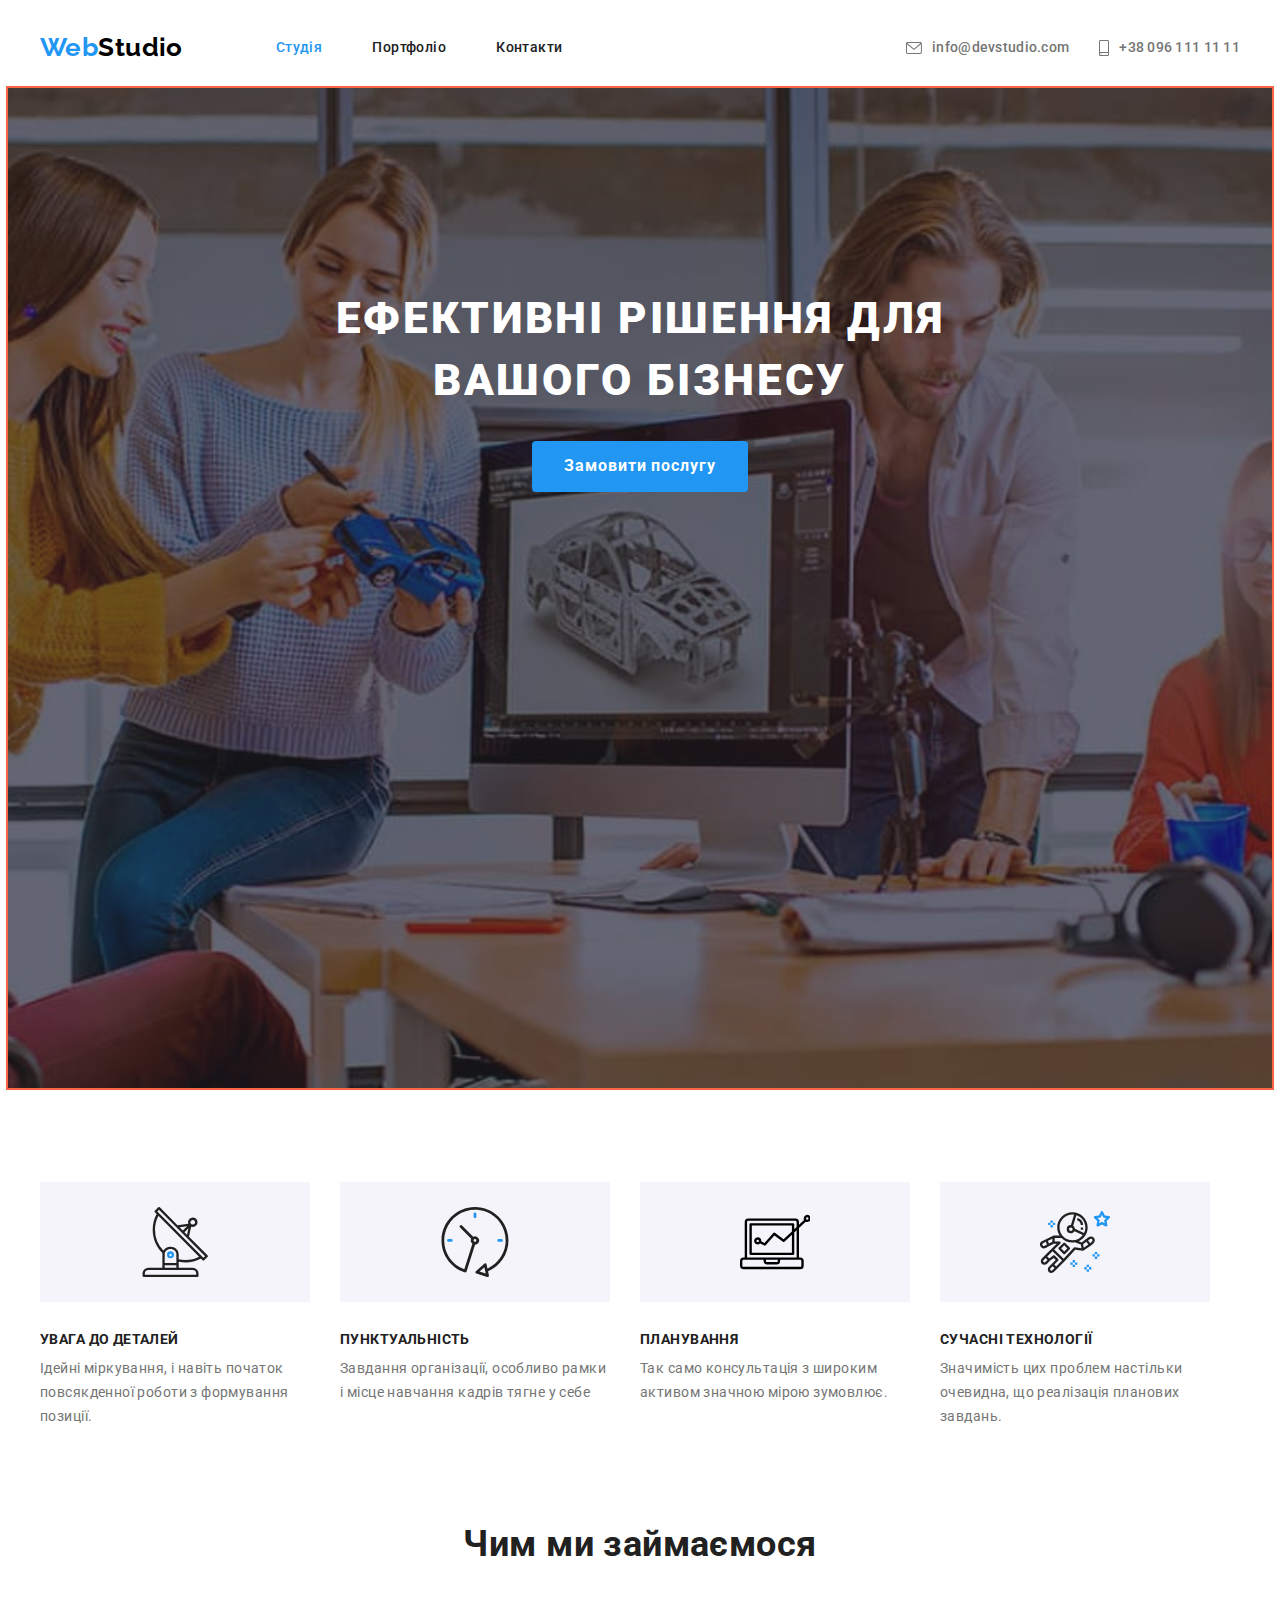
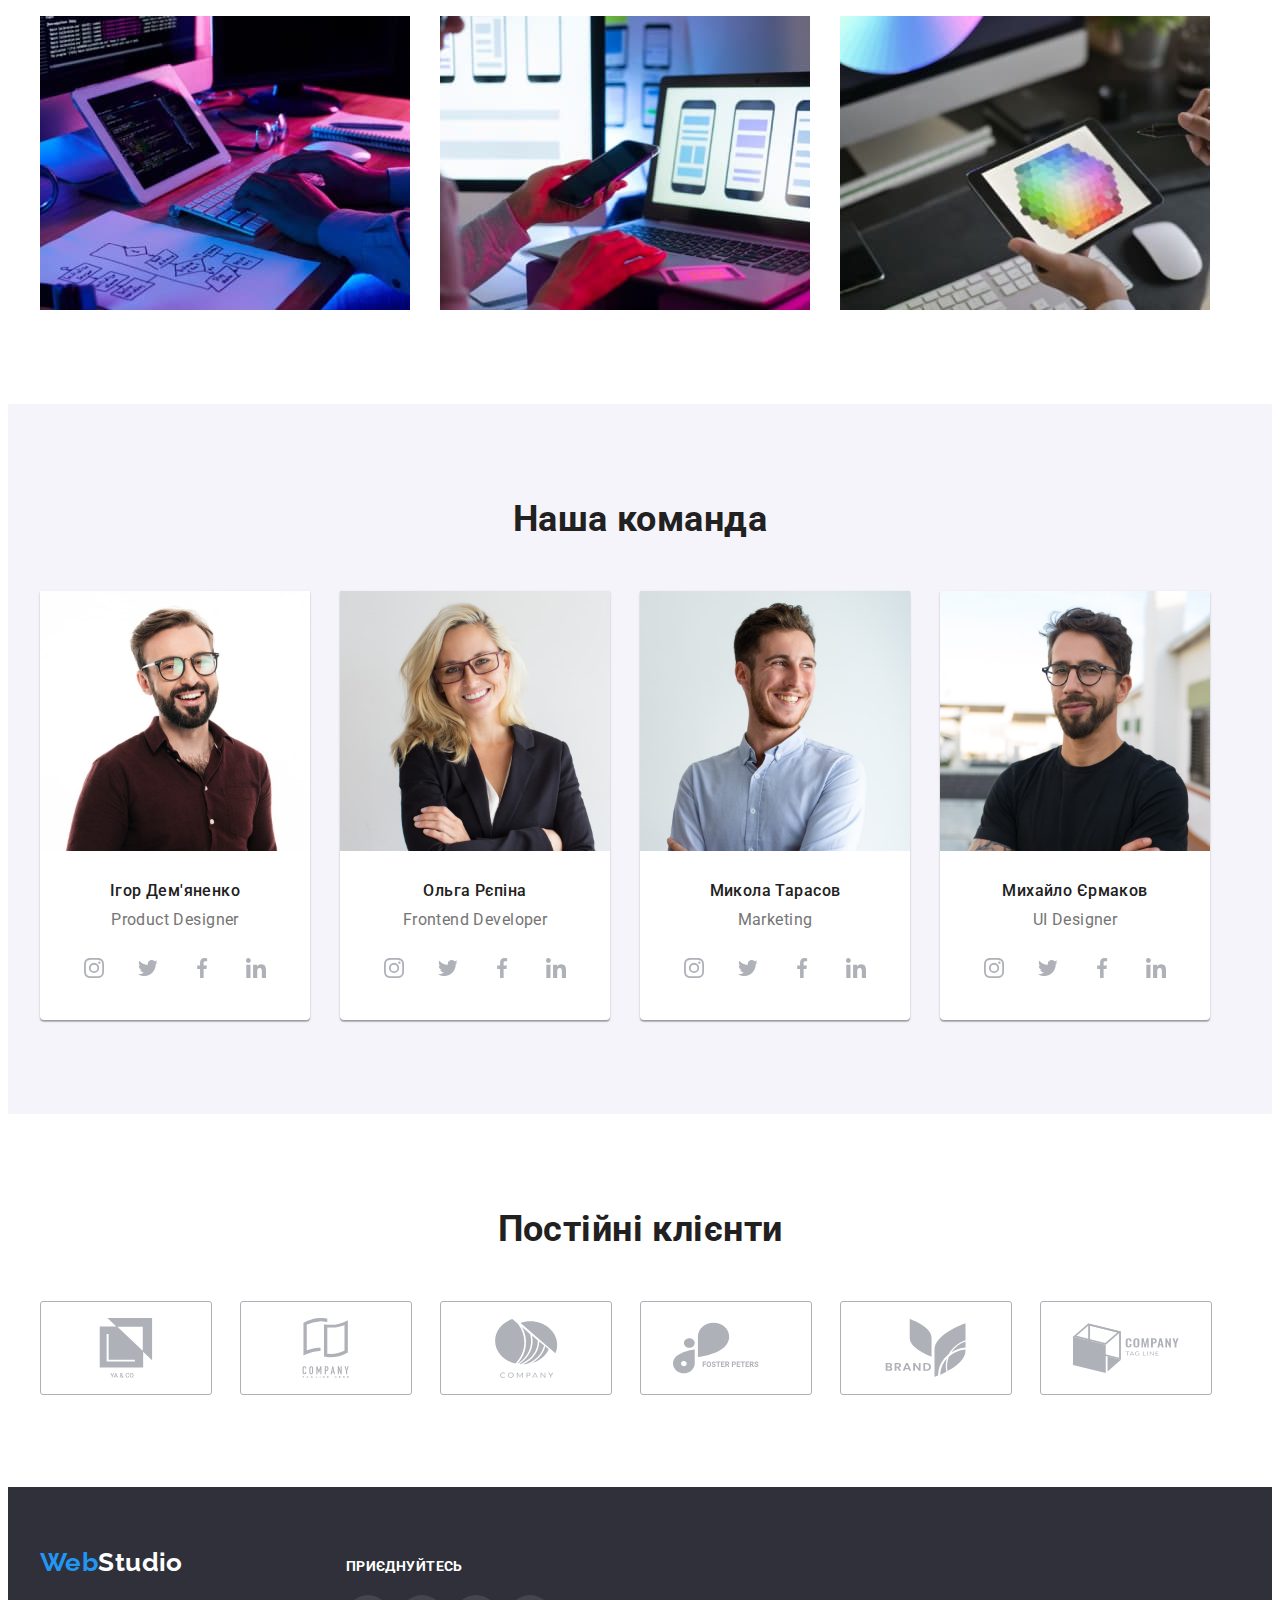
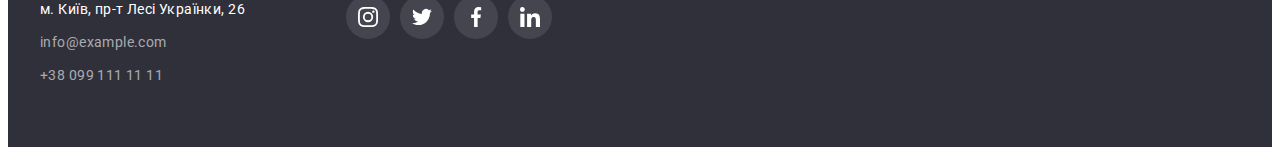
<file: index.html>
<!DOCTYPE html>
<html lang="uk">
  <head>
    <meta charset="UTF-8" />
    <meta http-equiv="X-UA-Compatible" content="IE=edge" />
    <meta name="viewport" content="width=device-width, initial-scale=1.0" />
    <title>Студія</title>
    <link rel="preconnect" href="https://fonts.googleapis.com" />
    <link rel="preconnect" href="https://fonts.gstatic.com" crossorigin />
    <link
      href="https://fonts.googleapis.com/css2?family=Raleway:wght@700&family=Roboto:wght@400;500;700;900&display=swap"
      rel="stylesheet"
    />
    <link
      rel="stylesheet"
      href="https://cdnjs.cloudflare.com/ajax/libs/modern-normalize/1.1.0/modern-normalize.min.css"
      integrity="sha512-wpPYUAdjBVSE4KJnH1VR1HeZfpl1ub8YT/NKx4PuQ5NmX2tKuGu6U/JRp5y+Y8XG2tV+wKQpNHVUX03MfMFn9Q=="
      crossorigin="anonymous"
      referrerpolicy="no-referrer"
    />
    <link rel="stylesheet" href="./css/styles.css" />
  </head>
  <body>
    <!-- Header -->
    <header class="page-header">
      <div class="container header">
        <a href="./index.html" class="logo"
          >Web<span class="word-header">Studio</span></a
        >
        <nav>
          <ul class="site-nav">
            <li class="item">
              <a href="./index.html" class="link currently"> Студія </a>
            </li>
            <li class="item">
              <a href="./portfolio.html" class="link">Портфоліо</a>
            </li>
            <li class="item"><a href="#" class="link">Контакти</a></li>
          </ul>
        </nav>
        <ul class="data">
          <li class="item">
            <a href="mailto:info@devstudio.com" class="data-link link">
              <svg class="icon-letter" width="16" height="12">
                <use href="./images/icons.svg#icon-letter"></use>
              </svg>
              info@devstudio.com
            </a>
          </li>
          <li class="item">
            <a href="tel:+380961111111" class="data-link link">
              <svg class="icon-phone" width="10" height="16">
                <use href="./images/icons.svg#icon-phone"></use>
              </svg>
              +38 096 111 11 11
            </a>
          </li>
        </ul>
      </div>
    </header>

    <!-- Hero -->
    <main>
      <section class="hero">
        <div class="container">
          <h1 class="hero-title">Ефективні рішення для вашого бізнесу</h1>
          <button type="button" class="button-hero">Замовити послугу</button>
        </div>
      </section>

      <!-- Features -->
      <section class="section clients">
        <div class="container">
          <h2 class="visually-hidden">Feature</h2>
          <ul class="features-list">
            <li class="content icon-antena">
              <div class="icon-bcg">
                <svg width="70" height="70">
                  <use href="./images/icons.svg#icon-antena"></use>
                </svg>
              </div>
              <h3 class="title">увага до деталей</h3>
              <p class="p">
                Ідейні міркування, і навіть початок повсякденної роботи з
                формування позиції.
              </p>
            </li>
            <li class="content icon-clock">
              <div class="icon-bcg">
                <svg width="70" height="70">
                  <use href="./images/icons.svg#icon-clock"></use>
                </svg>
              </div>
              <h3 class="title">пунктуальність</h3>
              <p class="p">
                Завдання організації, особливо рамки і місце навчання кадрів
                тягне у себе
              </p>
            </li>
            <li class="content icon-vector">
              <div class="icon-bcg">
                <svg width="70" height="70">
                  <use href="./images/icons.svg#icon-vector"></use>
                </svg>
              </div>
              <h3 class="title">планування</h3>
              <p class="p">
                Так само консультація з широким активом значною мірою зумовлює.
              </p>
            </li>
            <li class="content icon-astronaut">
              <div class="icon-bcg">
                <svg width="70" height="70">
                  <use href="./images/icons.svg#icon-astronaut"></use>
                </svg>
              </div>
              <h3 class="title">сучасні технології</h3>
              <p class="p">
                Значимість цих проблем настільки очевидна, що реалізація
                планових завдань.
              </p>
            </li>
          </ul>
        </div>
      </section>

      <!-- Our work -->
      <section class="section work">
        <div class="container work">
          <h2 class="section-title">Чим ми займаємося</h2>
          <ul class="work-list">
            <li class="work-img">
              <img
                src="./images/work-image-1.jpg"
                alt="Різнокольорова картинка на екрані планшета"
                width="370"
                height="295"
              />
            </li>
            <li class="work-img">
              <img
                src="./images/work-image-2.jpg"
                alt="Людина друкує на клавіатурі"
                width="370"
                height="295"
              />
            </li>
            <li class="work-img">
              <img
                src="./images/work-image-3.jpg"
                alt="Людина тримає телефон перед ноутбуком"
                width="370"
                height="295"
              />
            </li>
          </ul>
        </div>
      </section>

      <!-- Our team -->
      <section class="section team">
        <div class="container">
          <h2 class="section-title">Наша команда</h2>
          <ul class="team-list">
            <li class="team title">
              <img
                src="./images/img-team-1.jpg"
                alt="Чоловік в сорочці та окулярах"
                width="270"
                height="260"
              />
              <div class="item-team">
                <h3 class="worker-name">Ігор Дем'яненко</h3>
                <p class="profesion">Product Designer</p>
                <ul class="socials-worker">
                  <li class="link-worker">
                    <a href="" class="link-soc-worker">
                      <svg class="icon insta" width="20" height="20">
                        <use
                          href="./images/icons.svg#icon-instagram-team"
                        ></use>
                      </svg>
                    </a>
                  </li>
                  <li class="link-worker">
                    <a href="" class="link-soc-worker">
                      <svg class="icon twitter" width="20" height="20">
                        <use href="./images/icons.svg#icon-twittwer-team"></use>
                      </svg>
                    </a>
                  </li>
                  <li class="link-worker">
                    <a href="" class="link-soc-worker"
                      ><svg class="icon facebook" width="20" height="20">
                        <use href="./images/icons.svg#icon-facebook-team"></use>
                      </svg>
                    </a>
                  </li>
                  <li class="link-worker">
                    <a href="" class="link-soc-worker"
                      ><svg class="icon linkedin" width="20" height="20">
                        <use href="./images/icons.svg#icon-linkedin-team"></use>
                      </svg>
                    </a>
                  </li>
                </ul>
              </div>
            </li>

            <li class="team title">
              <img
                src="./images/img-team-2.jpg"
                alt="Блондинка в окулярах,що посміхається"
                width="270"
                height="260"
              />
              <div class="item-team">
                <h3 class="worker-name">Ольга Рєпіна</h3>
                <p class="profesion">Frontend Developer</p>
                <ul class="socials-worker">
                  <li class="link-worker">
                    <a href="" class="link-soc-worker">
                      <svg class="icon insta" width="20" height="20">
                        <use
                          href="./images/icons.svg#icon-instagram-team"
                        ></use>
                      </svg>
                    </a>
                  </li>
                  <li class="link-worker">
                    <a href="" class="link-soc-worker">
                      <svg class="icon twitter" width="20" height="20">
                        <use href="./images/icons.svg#icon-twittwer-team"></use>
                      </svg>
                    </a>
                  </li>
                  <li class="link-worker">
                    <a href="" class="link-soc-worker"
                      ><svg class="icon facebook" width="20" height="20">
                        <use href="./images/icons.svg#icon-facebook-team"></use>
                      </svg>
                    </a>
                  </li>
                  <li class="link-worker">
                    <a href="" class="link-soc-worker"
                      ><svg class="icon linkedin" width="20" height="20">
                        <use href="./images/icons.svg#icon-linkedin-team"></use>
                      </svg>
                    </a>
                  </li>
                </ul>
              </div>
            </li>

            <li class="team title">
              <img
                src="./images/img-team-3.jpg"
                alt="Чоловік в білій сорочці"
                width="270"
                height="260"
              />
              <div class="item-team">
                <h3 class="worker-name">Микола Тарасов</h3>
                <p class="profesion">Marketing</p>
                <ul class="socials-worker">
                  <li class="link-worker">
                    <a href="" class="link-soc-worker">
                      <svg class="icon insta" width="20" height="20">
                        <use
                          href="./images/icons.svg#icon-instagram-team"
                        ></use>
                      </svg>
                    </a>
                  </li>
                  <li class="link-worker">
                    <a href="" class="link-soc-worker">
                      <svg class="icon twitter" width="20" height="20">
                        <use href="./images/icons.svg#icon-twittwer-team"></use>
                      </svg>
                    </a>
                  </li>
                  <li class="link-worker">
                    <a href="" class="link-soc-worker"
                      ><svg class="icon facebook" width="20" height="20">
                        <use href="./images/icons.svg#icon-facebook-team"></use>
                      </svg>
                    </a>
                  </li>
                  <li class="link-worker">
                    <a href="" class="link-soc-worker"
                      ><svg class="icon linkedin" width="20" height="20">
                        <use href="./images/icons.svg#icon-linkedin-team"></use>
                      </svg>
                    </a>
                  </li>
                </ul>
              </div>
            </li>
            <li class="team title">
              <img
                src="./images/img-team-4.jpg"
                alt="Чоловік в чорній футболці та окулярах"
                width="270"
                height="260"
              />
              <div class="item-team">
                <h3 class="worker-name">Михайло Єрмаков</h3>
                <p class="profesion">UI Designer</p>
                <ul class="socials-worker">
                  <li class="link-worker">
                    <a href="" class="link-soc-worker">
                      <svg class="icon insta" width="20" height="20">
                        <use
                          href="./images/icons.svg#icon-instagram-team"
                        ></use>
                      </svg>
                    </a>
                  </li>
                  <li class="link-worker">
                    <a href="" class="link-soc-worker">
                      <svg class="icon twitter" width="20" height="20">
                        <use href="./images/icons.svg#icon-twittwer-team"></use>
                      </svg>
                    </a>
                  </li>
                  <li class="link-worker">
                    <a href="" class="link-soc-worker"
                      ><svg class="icon facebook" width="20" height="20">
                        <use href="./images/icons.svg#icon-facebook-team"></use>
                      </svg>
                    </a>
                  </li>
                  <li class="link-worker">
                    <a href="" class="link-soc-worker"
                      ><svg class="icon linkedin" width="20" height="20">
                        <use href="./images/icons.svg#icon-linkedin-team"></use>
                      </svg>
                    </a>
                  </li>
                </ul>
              </div>
            </li>
          </ul>
        </div>
      </section>
    </main>
    <!-- Our clients -->
    <section class="section clients">
      <div class="container">
        <h2 class="section-title">Постійні клієнти</h2>
        <ul class="clients-list">
          <li class="item-clients">
            <a href="" class="link-clients">
              <svg class="clients-logo" width="106" height="60">
                <use href="./images/icons.svg#icon-client-1"></use>
              </svg>
            </a>
          </li>
          <li class="item-clients">
            <a href="" class="link-clients">
              <svg class="clients-logo" width="106" height="60">
                <use href="./images/icons.svg#icon-client-2"></use>
              </svg>
            </a>
          </li>
          <li class="item-clients">
            <a href="" class="link-clients">
              <svg class="clients-logo" width="106" height="60">
                <use href="./images/icons.svg#icon-client-3"></use>
              </svg>
            </a>
          </li>
          <li class="item-clients">
            <a href="" class="link-clients">
              <svg class="clients-logo" width="106" height="60">
                <use href="./images/icons.svg#icon-client-4"></use>
              </svg>
            </a>
          </li>
          <li class="item-clients">
            <a href="" class="link-clients">
              <svg class="clients-logo" width="106" height="60">
                <use href="./images/icons.svg#icon-client-5"></use>
              </svg>
            </a>
          </li>
          <li class="item-clients">
            <a href="" class="link-clients">
              <svg class="clients-logo" width="106" height="60">
                <use href="./images/icons.svg#icon-client-6"></use>
              </svg>
            </a>
          </li>
        </ul>
      </div>
    </section>
    <!-- Footer -->
    <footer class="page-footer">
      <div class="container footer container-flex">
        <div>
          <a href="./index.html" class="logo"
            >Web<span class="word-footer">Studio</span></a
          >
          <address>
            <ul class="footer-adress">
              <li class="adress list">
                <a
                  href="https://goo.gl/maps/qeJtRWm4Bzfb1oUb7"
                  target="_blank"
                  rel="noopener noreferrer nofollow"
                  class="link color"
                  >м. Київ, пр-т Лесі Українки, 26</a
                >
              </li>
              <li class="list">
                <a href="mailto:info@example.com" class="link"
                  >info@example.com</a
                >
              </li>
              <li class="list">
                <a href="tel:+380991111111" class="link">+38 099 111 11 11</a>
              </li>
            </ul>
          </address>
        </div>
        <div class="social">
          <p class="social-title">Приєднуйтесь</p>
          <ul class="social-list">
            <li class="item-footer">
              <a href="" class="social-link">
                <svg class="link-insta" width="20" height="20">
                  <use href="./images/icons.svg#icon-instagram-footer"></use>
                </svg>
              </a>
            </li>
            <li class="item-footer">
              <a href="" class="social-link">
                <svg class="link-twitter" width="20" height="20">
                  <use href="./images/icons.svg#icon-twitter-footer"></use>
                </svg>
              </a>
            </li>
            <li class="item-footer">
              <a href="" class="social-link">
                <svg class="link-facebook" width="20" height="20">
                  <use href="./images/icons.svg#icon-facebook-footer"></use>
                </svg>
              </a>
            </li>
            <li class="item-footer">
              <a href="" class="social-link">
                <svg class="link-linkedin" width="20" height="20">
                  <use href="./images/icons.svg#icon-linkedin-footer"></use>
                </svg>
              </a>
            </li>
          </ul>
        </div>
      </div>
    </footer>
  </body>
</html>
</file>
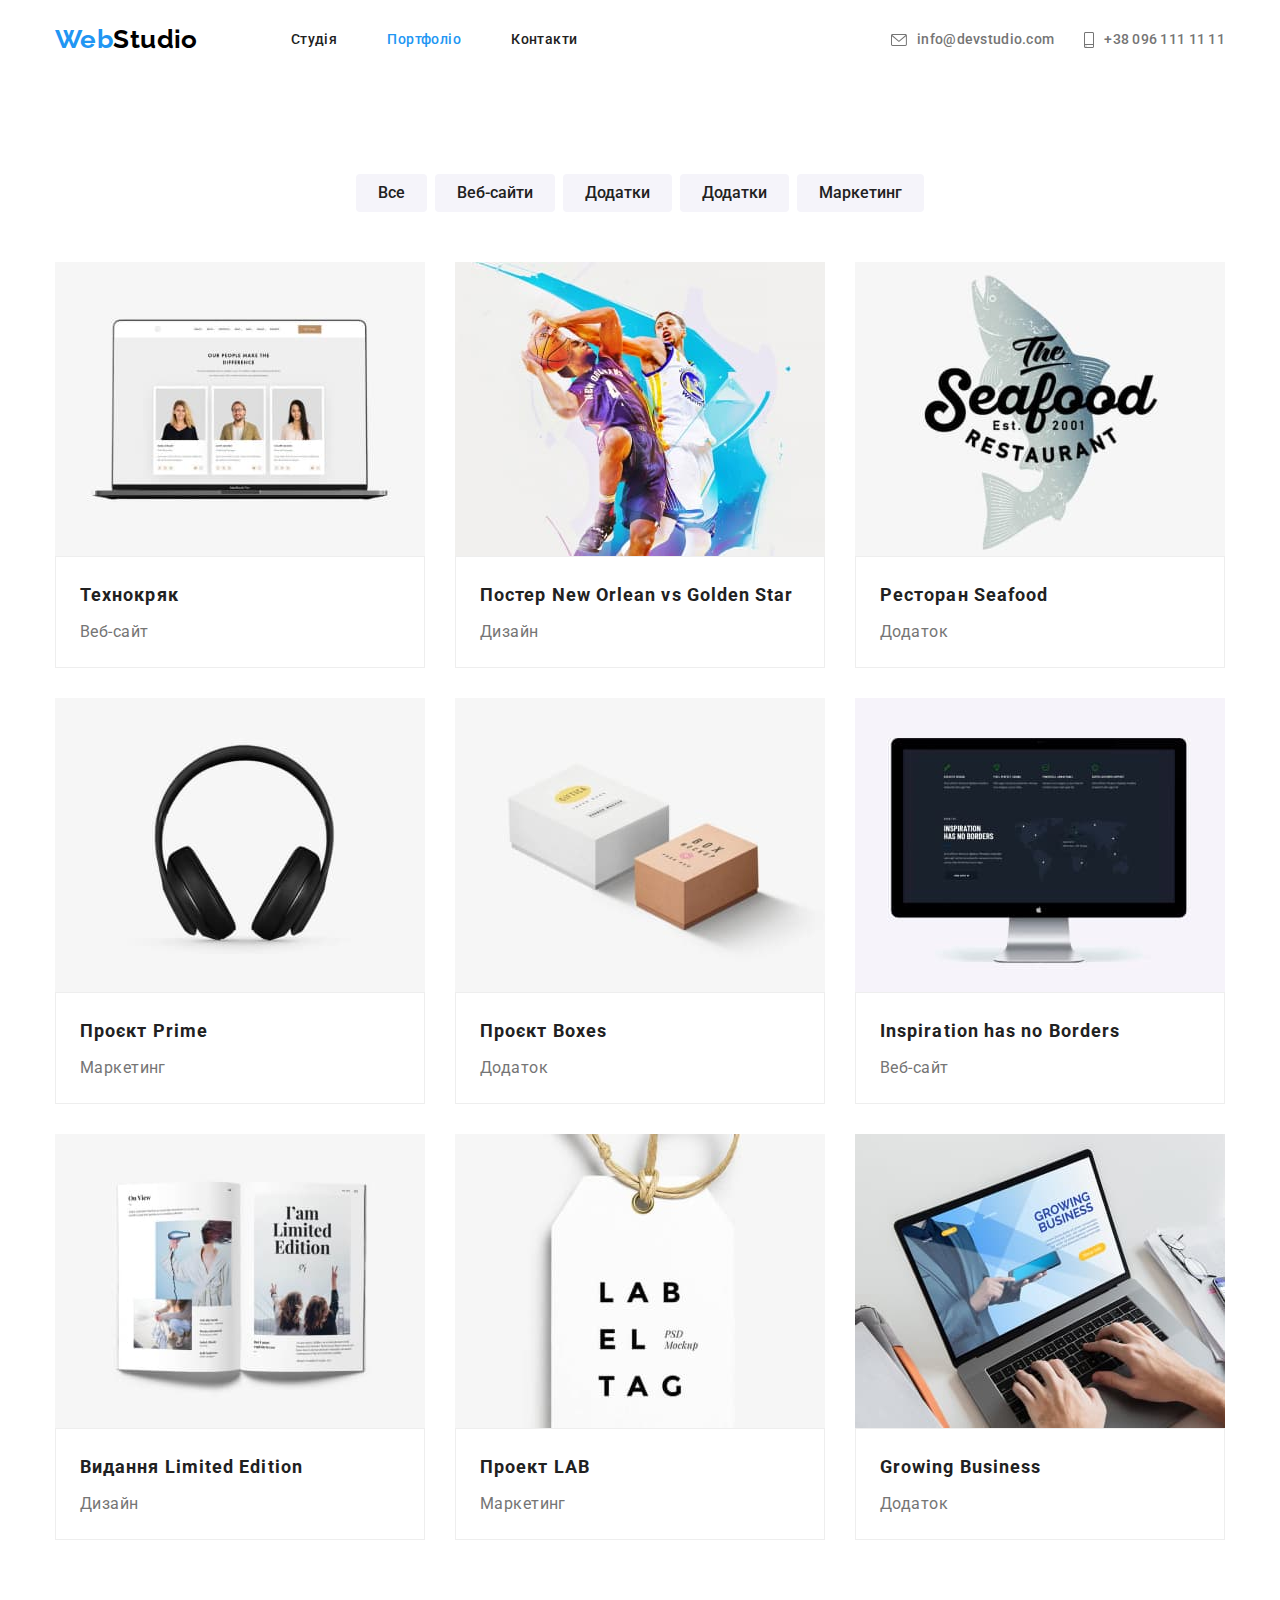
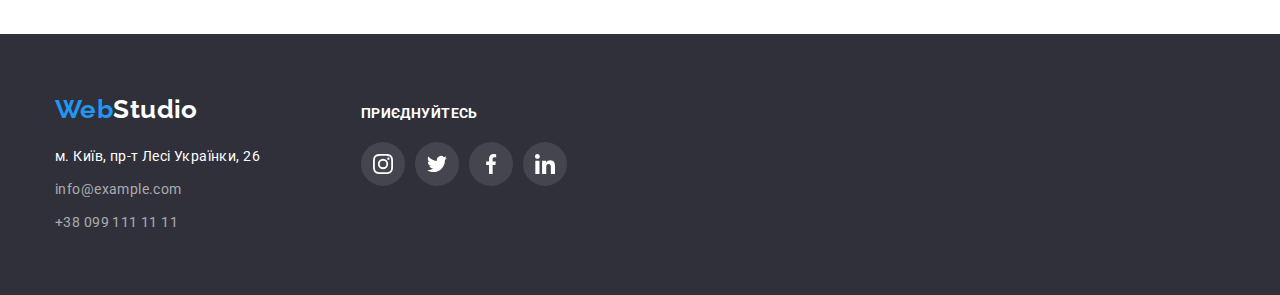
<file: portfolio.html>
<!DOCTYPE html>
<html lang="uk">
  <head>
    <meta charset="UTF-8" />
    <meta http-equiv="X-UA-Compatible" content="IE=edge" />
    <meta name="viewport" content="width=device-width, initial-scale=1.0" />
    <link
      href="https://fonts.googleapis.com/css2?family=Raleway:wght@700&family=Roboto:wght@400;500;700;900&display=swap"
      rel="stylesheet"
    />
    <link
      rel="stylesheet"
      href="https://cdnjs.cloudflare.com/ajax/libs/modern-normalize/1.1.0/modern-normalize.min.css"
    />
    <link rel="stylesheet" href="./css/styles.css" />
    <title>Студія</title>
  </head>
  <body>
    <!-- Header -->
    <header class="page-header">
      <div class="container header">
        <a href="./index.html" class="logo"
          >Web<span class="word-header">Studio</span></a
        >
        <nav>
          <ul class="site-nav">
            <li class="item">
              <a href="./index.html" class="link"> Студія </a>
            </li>
            <li class="item">
              <a href="./portfolio.html" class="link currently">Портфоліо</a>
            </li>
            <li class="item"><a href="#" class="link">Контакти</a></li>
          </ul>
        </nav>
        <ul class="data">
          <li class="item">
            <a href="mailto:info@devstudio.com" class="data-link link">
              <svg class="icon-letter" width="16" height="12">
                <use href="./images/icons.svg#icon-letter"></use>
              </svg>
              info@devstudio.com
            </a>
          </li>
          <li class="item">
            <a href="tel:+380961111111" class="data-link link">
              <svg class="icon-phone" width="10" height="16">
                <use href="./images/icons.svg#icon-phone"></use>
              </svg>
              +38 096 111 11 11
            </a>
          </li>
        </ul>
      </div>
    </header>
    <!-- Mein-->
    <main>
      <section class="all-padding">
        <div class="container">
          <h1 class="visually-hidden">Наші роботи</h1>
          <ul class="btn-nav">
            <li class="btn-list">
              <button type="button" class="button">Все</button>
            </li>
            <li class="btn-list">
              <button type="button" class="button">Веб-сайти</button>
            </li>
            <li class="btn-list">
              <button type="button" class="button">Додатки</button>
            </li>
            <li class="btn-list">
              <button type="button" class="button">Додатки</button>
            </li>
            <li class="btn-list">
              <button type="button" class="button">Маркетинг</button>
            </li>
          </ul>
          <ul class="products">
            <li class="products-list">
              <a href="" class="products-link">
                <img
                  src="./images/img-project-1.jpg"
                  alt="Екран ноутбуку"
                  width="370"
                  height="295"
                />
                <div class="heading">
                  <h2 class="title-list">Технокряк</h2>
                  <p class="title">Веб-сайт</p>
                </div>
              </a>
            </li>
            <li class="products-list">
              <a href="" class="products-link">
                <img
                  src="./images/img-project-2.jpg"
                  alt="Два баскетболісти"
                  width="370"
                  height="295"
                />
                <div class="heading">
                  <h2 class="title-list">
                    Постер <span lang="en">New Orlean vs Golden Star</span>
                  </h2>
                  <p class="title">Дизайн</p>
                </div>
              </a>
            </li>
            <li class="products-list">
              <a href="" class="products-link">
                <img
                  src="./images/img-project-3.jpg"
                  alt="Логотип ресторану"
                  width="370"
                  height="295"
                />
                <div class="heading">
                  <h2 class="title-list">
                    Ресторан <span lang="en">Seafood</span>
                  </h2>
                  <p class="title">Додаток</p>
                </div>
              </a>
            </li>
            <li class="products-list">
              <a href="" class="products-link">
                <img
                  src="./images/img-project-4.jpg"
                  alt="Навушники"
                  width="370"
                  height="295"
                />
                <div class="heading">
                  <h2 class="title-list">
                    Проєкт <span lang="en">Prime</span>
                  </h2>
                  <p class="title">Маркетинг</p>
                </div>
              </a>
            </li>
            <li class="products-list">
              <a href="" class="products-link">
                <img
                  src="./images/img-project-5.jpg"
                  alt="Зображення книг"
                  width="370"
                  height="295"
                />
                <div class="heading">
                  <h2 class="title-list">
                    Проєкт <span lang="en">Boxes</span>
                  </h2>
                  <p class="title">Додаток</p>
                </div>
              </a>
            </li>
            <li class="products-list">
              <a href="" class="products-link">
                <img
                  src="./images/img-project-6.jpg"
                  alt="Екран монітору"
                  width="370"
                  height="295"
                />
                <div class="heading">
                  <h2 class="title-list">
                    <span lang="en">Inspiration has no Borders</span>
                  </h2>
                  <p class="title">Веб-сайт</p>
                </div>
              </a>
            </li>
            <li class="products-list">
              <a href="" class="products-link">
                <img
                  src="./images/img-project-7.jpg"
                  alt="Розгорнута книга"
                  width="370"
                  height="295"
                />
                <div class="heading">
                  <h2 class="title-list">
                    Видання <span lang="en"></span>Limited Edition
                  </h2>
                  <p class="title">Дизайн</p>
                </div>
              </a>
            </li>
            <li class="products-list">
              <a href="" class="products-link">
                <img
                  src="./images/img-project-8.jpg"
                  alt="Ярлик лейблу"
                  width="370"
                  height="295"
                />
                <div class="heading">
                  <h2 class="title-list">Проект <span lang="en">LAB</span></h2>
                  <p class="title">Маркетинг</p>
                </div>
              </a>
            </li>
            <li class="products-list">
              <a href="" class="products-link">
                <img
                  src="./images/img-project-9.jpg"
                  alt="Людина друкує на
            ноутбуці"
                  width="370"
                  height="295"
                />
                <div class="heading">
                  <h2 class="title-list">
                    Growing <span lang="en">Business</span>
                  </h2>
                  <p class="title">Додаток</p>
                </div>
              </a>
            </li>
          </ul>
        </div>
      </section>
    </main>
    <!-- footer -->
    <footer class="page-footer">
      <div class="container footer container-flex">
        <div>
          <a href="./index.html" class="logo"
            >Web<span class="word-footer">Studio</span></a
          >
          <address>
            <ul class="footer-adress">
              <li class="adress list">
                <a
                  href="https://goo.gl/maps/qeJtRWm4Bzfb1oUb7"
                  target="_blank"
                  rel="noopener noreferrer nofollow"
                  class="link color"
                  >м. Київ, пр-т Лесі Українки, 26</a
                >
              </li>
              <li class="list">
                <a href="mailto:info@example.com" class="link"
                  >info@example.com</a
                >
              </li>
              <li class="list">
                <a href="tel:+380991111111" class="link">+38 099 111 11 11</a>
              </li>
            </ul>
          </address>
        </div>
        <div class="social">
          <p class="social-title">Приєднуйтесь</p>
          <ul class="social-list">
            <li class="item-footer">
              <a href="" class="social-link">
                <svg class="link-insta" width="20" height="20">
                  <use href="./images/icons.svg#icon-instagram-footer"></use>
                </svg>
              </a>
            </li>
            <li class="item-footer">
              <a href="" class="social-link">
                <svg class="link-twitter" width="20" height="20">
                  <use href="./images/icons.svg#icon-twitter-footer"></use>
                </svg>
              </a>
            </li>
            <li class="item-footer">
              <a href="" class="social-link">
                <svg class="link-facebook" width="20" height="20">
                  <use href="./images/icons.svg#icon-facebook-footer"></use>
                </svg>
              </a>
            </li>
            <li class="item-footer">
              <a href="" class="social-link">
                <svg class="link-linkedin" width="20" height="20">
                  <use href="./images/icons.svg#icon-linkedin-footer"></use>
                </svg>
              </a>
            </li>
          </ul>
        </div>
      </div>
    </footer>
  </body>
</html>
</file>
<file: css/styles.css>
:root {
  --main-color: #212121;
  --paragraph-color: #757575;
  --color-accent: #2196f3;
  --main-white-color: #ffffff;
  --bcg-color: #2f303a;
  --primary-text-size: 14px;
  --secondary-text-size: 16px;
  --primary-font: "Roboto", sans-serif;
  --secondary-font: "Raleway", sans-serif;
}

body {
  color: var(--main-color);
  background-color: var(--main-white-color);
  font-family: var(--primary-font);
  font-size: var(--primary-text-size);
  letter-spacing: 0.03em;
}

h1,
h2,
h3,
h4,
h5,
h6,
p {
  margin: 0px;
}

img {
  display: block;
  max-width: 100%;
  height: auto;
}
.adress {
  font-style: normal;
}
.container {
  width: 1200px;
  margin-left: auto;
  margin-right: auto;
  padding-left: 15px;
  padding-right: 15px;
}
ul {
  padding: 0;
  margin: 0;
  list-style: none;
}
.link {
  text-decoration: none;
}
/*-------------- Header-------------- */

.page-header {
  background-color: var(--main-white-color);
}
.page-header .logo,
.page-footer .logo {
  font-family: var(--secondary-font);
  font-weight: 700;
  font-size: 26px;
  line-height: 1.2;
}

.logo {
  margin-right: 93px;

  color: var(--color-accent);
  text-decoration: none;
}
.word-header {
  color: #000000;
}

.site-nav {
  display: flex;
}
.site-nav .item + .item {
  margin-left: 50px;
}

.site-nav .link {
  display: block;
  padding-top: 10px;
  padding-bottom: 10px;

  color: var(--main-color);
  font-weight: 500;
  line-height: 1.1;
  text-decoration: none;
}
.site-nav .link:hover,
.site-nav .link:focus {
  color: var(--color-accent);
}
.site-nav .link.currently {
  color: var(--color-accent);
}

.data {
  display: flex;
  margin-left: auto;
}
.data .item + .item {
  margin-left: 30px;
}
.page-header .header {
  display: flex;
  align-items: center;
}
.data .data-link {
  display: flex;
  align-items: center;
  padding-top: 32px;
  padding-bottom: 32px;

  color: var(--paragraph-color);
  font-weight: 500;
  line-height: 1.1;
  letter-spacing: 0.02em;
}
/* icon */
.data-link {
  fill: #757575;
}
.icon-letter,
.icon-phone {
  fill: currentColor;
  margin-right: 10px;
}

/*------------------ ГОЛОВНА СТОРІНКА ---------------------*/
/* Body */
.visually-hidden {
  position: absolute;
  white-space: nowrap;
  width: 1px;
  height: 1px;
  overflow: hidden;
  border: 0;
  padding: 0;
  clip: rect(0 0 0 0);
  clip-path: inset(50%);
  margin: -1px;
}

.all-padding,
.clients,
.section {
  padding-top: 94px;
  padding-bottom: 94px;
}
/* -----------------Hero----------------- */

.hero {
  max-width: 1600px;
  height: 600px;
  padding: 200px 0;
  margin: auto;
  background-image: linear-gradient(
      rgba(47, 48, 58, 0.4),
      rgba(47, 48, 58, 0.4)
    ),
    url("../images/hero-fon.jpg");
  background-repeat: no-repeat;
  background-position: center;
  background-size: cover;
  background-color: var(--bcg-color);
  text-align: center;
  outline: 2px solid tomato;
}
.hero-title {
  margin-bottom: 30px;
  margin-right: auto;
  margin-left: auto;
  width: 696px;

  color: var(--main-white-color);
  font-style: normal;
  font-weight: 900;
  font-size: 44px;
  line-height: 1.4;
  letter-spacing: 0.06em;
  text-transform: uppercase;
}

/*---------------- button 1 page------------- */
.button-hero {
  display: inline-block;
  border-radius: 4px;
  padding: 10px 32px;
  min-width: 216px;
  border: none;

  color: var(--main-white-color);
  background-color: #2196f3;

  font-family: inherit;
  font-weight: 700;
  font-size: 16px;
  line-height: 1.9;
  align-items: center;
  text-align: center;
  letter-spacing: 0.06em;

  cursor: pointer;
}
.button:hover .button:focus {
  background-color: #188ce8;
}

/*-------------- Features---------- */

.features-list {
  display: flex;
}
.features-list .content:not(:last-child) {
  margin-right: 30px;
}

.content {
  width: 270px;
}
.features-list .title {
  margin-top: 30px;
  margin-bottom: 10px;

  line-height: 1.1;
  font-size: var(--primary-text-size);
  text-transform: uppercase;
}
.clientes .title {
  color: var(--main-color);
  font-weight: 700;
  line-height: 1.1;
  text-transform: uppercase;
}
.clients .p {
  color: var(--paragraph-color);
  line-height: 1.7;
}
/* icon */
.icon-bcg {
  display: flex;
  justify-content: center;
  align-items: center;
  font-weight: 270px;
  height: 120px;
  background-color: #f5f4fa;
}
/*------------- Our work ----------------*/

.work {
  padding-top: 0;
}
.section-title {
  margin-bottom: 50px;

  color: var(--main-color);
  font-weight: 700;
  font-size: 36px;
  line-height: 1.2;
  text-align: center;
}
.work-list {
  display: flex;
}
.work-list .work-img + .work-img {
  margin-left: 30px;
}

/* ------------Our team---------------- */
.team {
  background-color: #f5f4fa;
}

.section .worker-name {
  margin-bottom: 10px;

  font-weight: 500;
  font-size: 16px;
  line-height: 1.2;
  text-align: center;
}

.section .profesion {
  color: var(--paragraph-color);
  font-size: 16px;
  line-height: 1.2;
  text-align: center;
  margin-bottom: 16px;
}
.team-list {
  display: flex;
}
.team-list .title:not(:last-child) {
  margin-right: 30px;
}
.team-list .item-team {
  padding-top: 30px;
  padding-bottom: 30px;
}

.team-list .title {
  background: #ffffff;
  box-shadow: 0px 1px 3px rgba(0, 0, 0, 0.12), 0px 1px 1px rgba(0, 0, 0, 0.14),
    0px 2px 1px rgba(0, 0, 0, 0.2);
  border-radius: 0px 0px 4px 4px;
}
/* icon */

.socials-worker {
  display: flex;
  justify-content: center;
  gap: 10px;
}
.link-worker {
  width: 44px;
  height: 44px;
}
.link-soc-worker {
  display: flex;
  justify-content: center;
  align-items: center;
  width: 100%;
  height: 100%;
  border-radius: 50%;
  color: #afb1b8;
  background-color: var(--main-white-color);
}
.link-soc-worker:hover,
.link-soc-worker:focus {
  background-color: var(--color-accent);
  color: var(--main-white-color);
}
.link-soc-worker .icon {
  fill: currentColor;
}
/* ------------Our clients---------------- */
.clients-list {
  display: flex;
  gap: 30px;
}
.item-clients {
  width: 170px;
  height: 92px;
}
.link-clients {
  display: flex;
  justify-content: center;
  align-items: center;
  width: 100%;
  height: 100%;
  color: #afb1b8;
  border: 1px solid #afb1b8;
  border-radius: 3px;
}
.link-clients:hover,
.link-clients:focus {
  color: var(--color-accent);
  border: 1px solid var(--color-accent);
}
.link-clients .clients-logo {
  fill: currentColor;
}
/* ----------Footer--------------- */

.page-footer {
  padding-top: 60px;
  padding-bottom: 60px;
  background-color: var(--bcg-color);
}

.word-footer {
  color: var(--main-white-color);
}
.page-footer .logo {
  display: block;
  margin-bottom: 20px;
}

.footer-adress .list:not(:last-child) {
  margin-bottom: 9px;
}

.list .link {
  color: rgba(255, 255, 255, 0.6);
  line-height: 1.7;
  letter-spacing: 0.03em;
  font-style: normal;
}

.footer-adress .color {
  color: var(--main-white-color);
  line-height: 1.7;
}
.link:hover,
.link:focus {
  color: var(--color-accent);
}
/* social */
.container-flex {
  display: flex;
  align-items: baseline;
}

.social-title {
  margin-bottom: 20px;
  font-size: var(--primary-text-size);
  font-weight: 700;
  line-height: 1.14;
  text-transform: uppercase;
  color: var(--main-white-color);
}
.social {
  margin-left: 70px;
}
.social-list {
  display: flex;
}
.item-footer {
  margin-right: 10px;
}
.item-footer:last-child {
  margin-right: 0;
}
.social-link {
  display: flex;
  justify-content: center;
  align-items: center;

  background-color: rgba(255, 255, 255, 0.1);
  width: 44px;
  height: 44px;
  border-radius: 50%;
  cursor: pointer;
}
.social-link:hover {
  background-color: var(--color-accent);
}
/*----------------------- ПОРТФОЛІО------------------------ */

/* ---------------mein---------------- */

.products-list > a {
  text-decoration: none;
}
.types {
  letter-spacing: 0.03em;
}
/* --- */
.btn-nav {
  display: flex;
  justify-content: center;
  margin-bottom: 50px;
}

.btn-nav .btn-list + .btn-list {
  margin-left: 8px;
}

.title-list {
  margin-bottom: 4px;
  color: var(--main-color);
  font-weight: 700;
  font-size: 18px;
  line-height: 2;
  letter-spacing: 0.06em;
}
.products .title {
  color: var(--paragraph-color);
  line-height: 1.88;
  font-size: var(--secondary-text-size);
}

.products {
  display: flex;
  flex-wrap: wrap;
}
.products .products-list {
  width: 370px;
  margin-right: 30px;
  margin-bottom: 30px;
}
.products-list:nth-child(3n) {
  margin-right: 0;
}
.products-list:nth-last-child(-n + 3) {
  margin-bottom: 0px;
}
.heading {
  padding: 20px 24px;
  border: 1px solid #eeeeee;
}
.products-link {
  display: block;
}
.products-link:hover,
.products-link:focus {
  box-shadow: 0px 1px 1px rgba(0, 0, 0, 0.12), 0px 4px 4px rgba(0, 0, 0, 0.06),
    1px 4px 6px rgba(0, 0, 0, 0.16);
}

/*---------------- button 2 page-------------- */
.btn-nav .button {
  display: inline-block;
  padding: 6px 22px;
  border-radius: 4px;
  border: none;

  font-family: inherit;
  color: var(--main-color);
  background-color: #f5f4fa;
  font-size: var(--secondary-text-size);
  font-weight: 500;
  line-height: 1.62;
  letter-spacing: 0.03;
  text-align: center;
  border: none;
  cursor: pointer;
}

.button:hover,
.button:focus {
  color: var(--main-white-color);
  background-color: var(--color-accent);
  box-shadow: 0px 3px 1px rgba(0, 0, 0, 0.1), 0px 1px 2px rgba(0, 0, 0, 0.08),
    0px 2px 2px rgba(0, 0, 0, 0.12);
}
</file>
